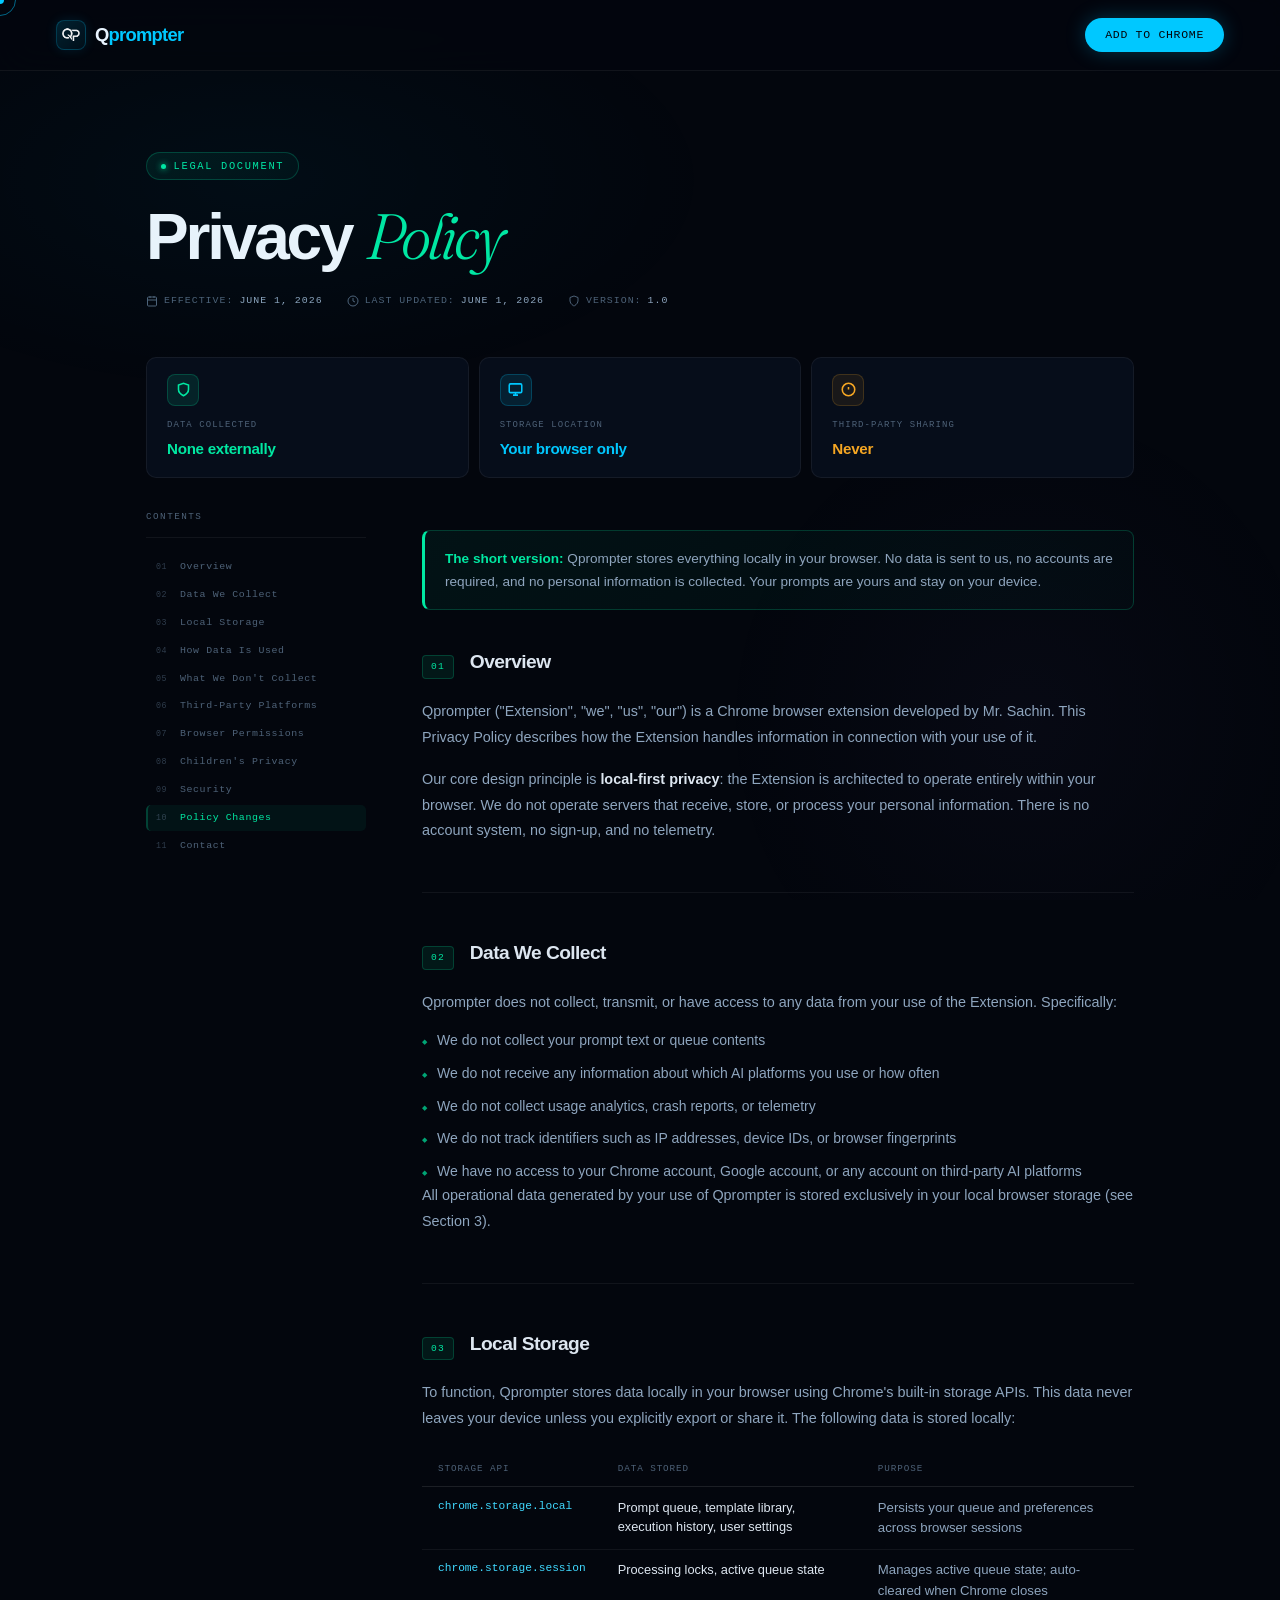
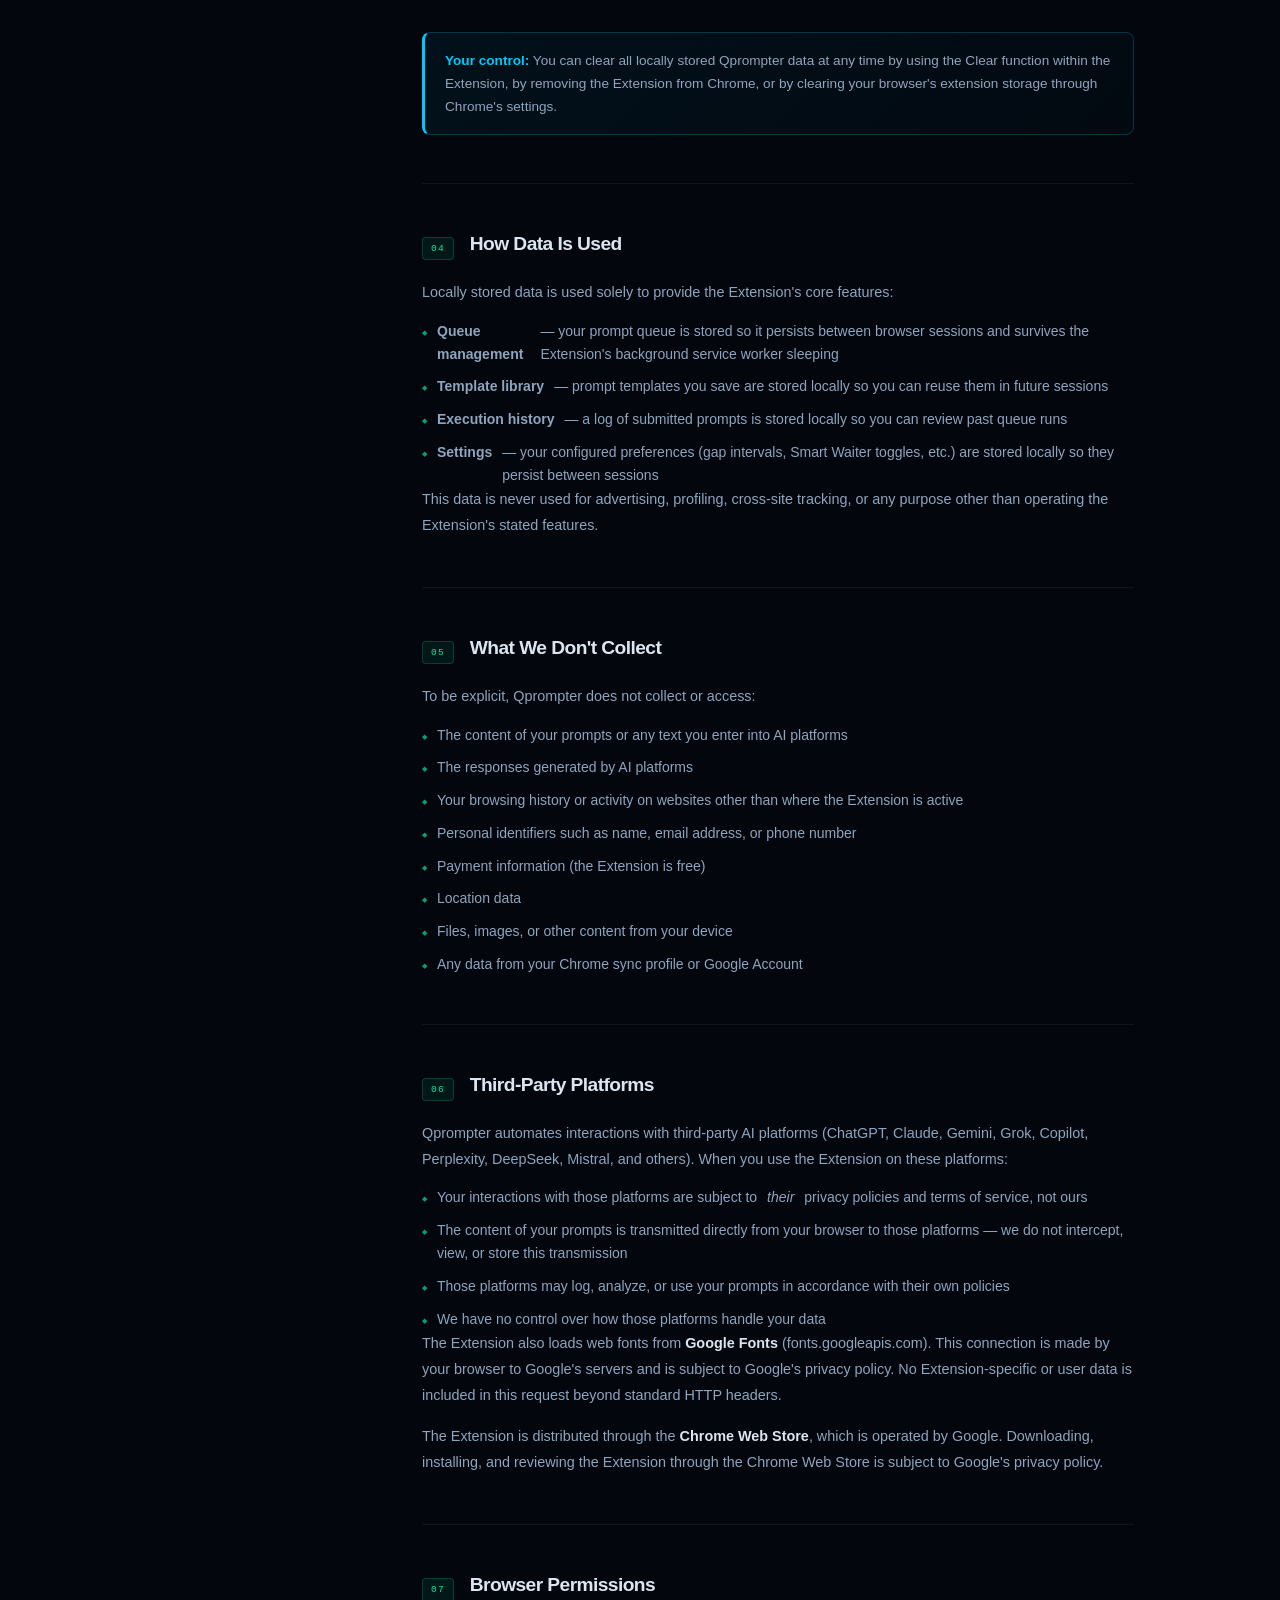
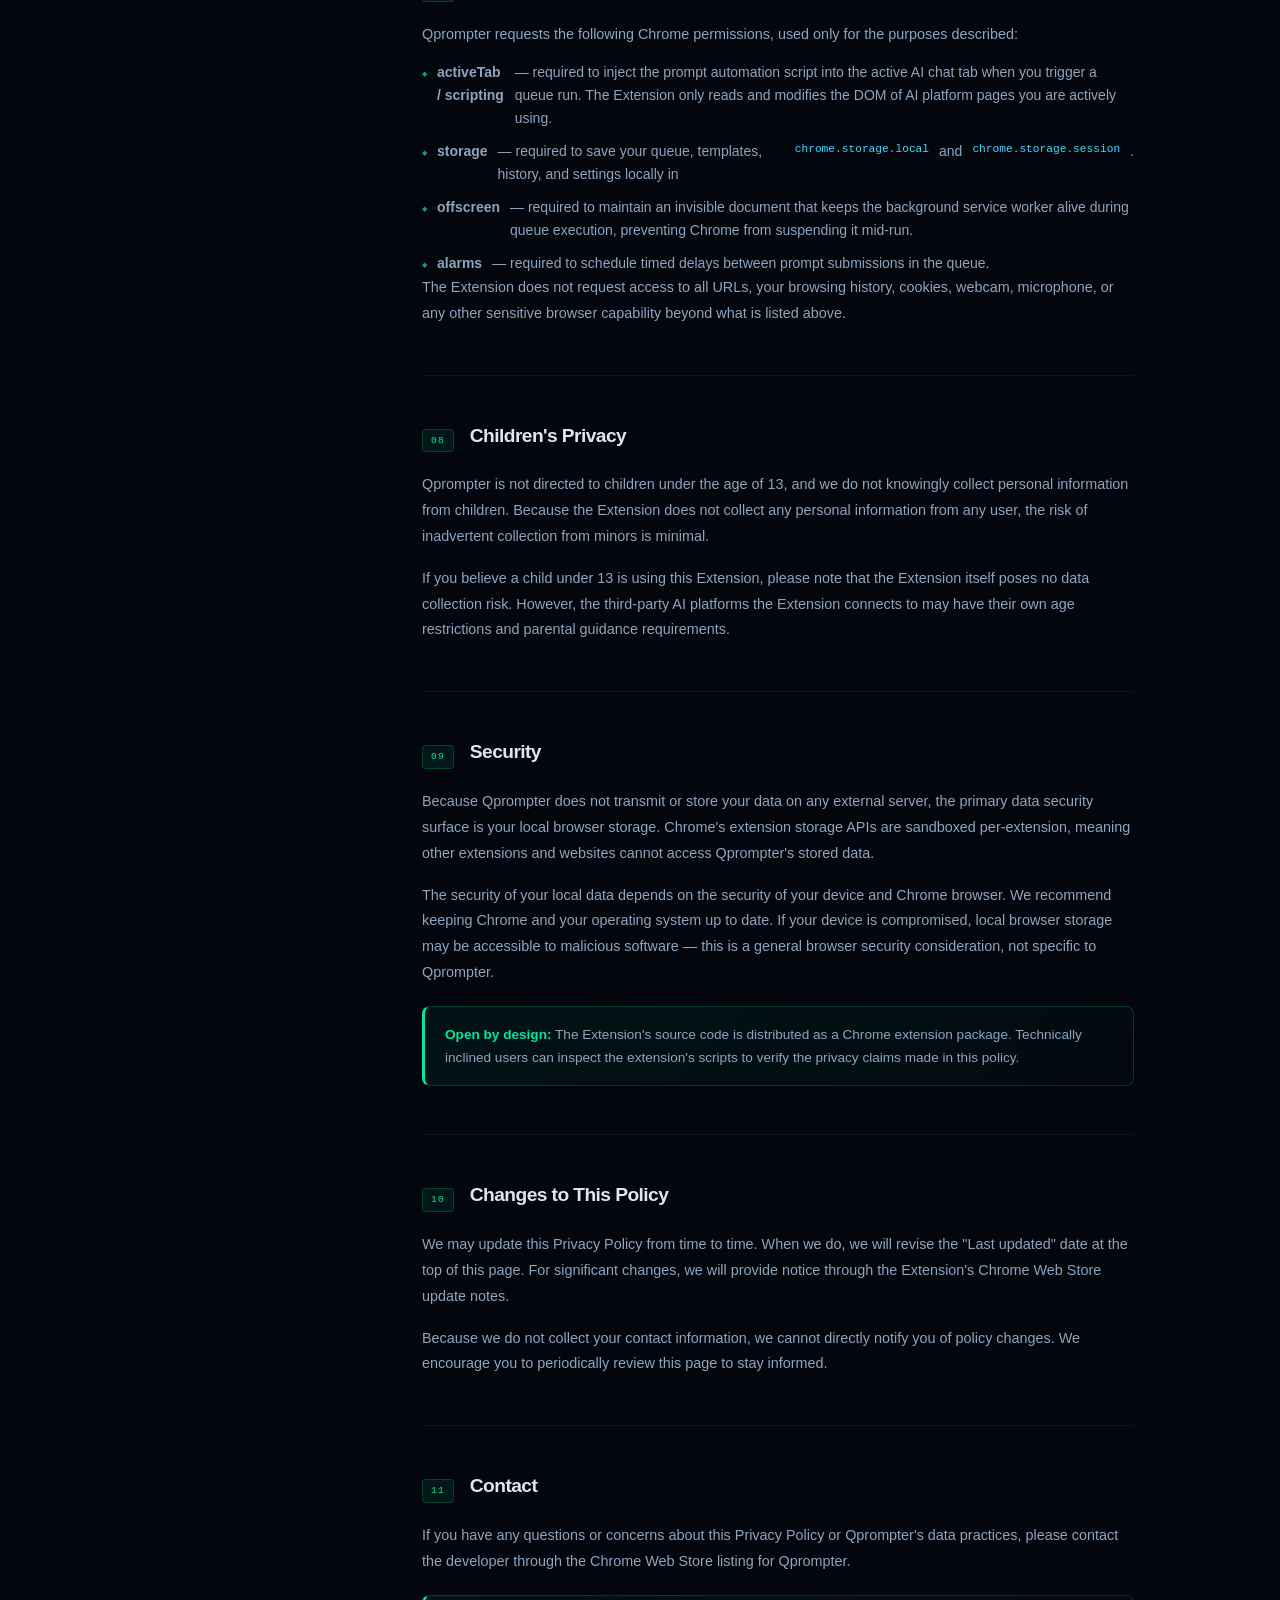
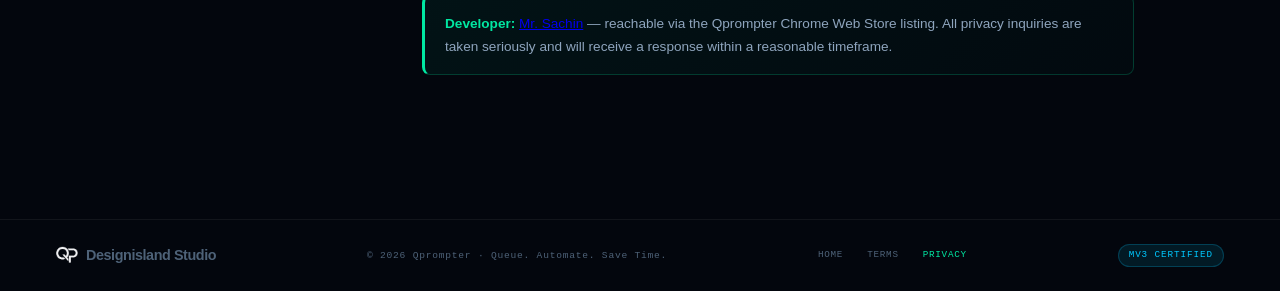
<file: privacy.html>
<!DOCTYPE html>
<html lang="en">

<head>
  <meta charset="UTF-8">
  <meta name="viewport" content="width=device-width, initial-scale=1.0">
  <title>Privacy Policy — Qprompter</title>
  <meta name="description"
    content="Privacy Policy for Qprompter Chrome extension. Read about our local-first privacy commitment: zero data collection, zero tracking, and local-only storage.">
  <link rel="icon" type="image/x-icon" href="favicon.ico">
  <link rel="icon" type="image/png" sizes="32x32" href="assets/favicon.png">
  <link rel="apple-touch-icon" href="assets/qprompter-touch-icon.png">
  <!-- Open Graph / Facebook -->
  <meta property="og:type" content="website">
  <meta property="og:url" content="https://qprompter.com/privacy.html">
  <meta property="og:title" content="Privacy Policy — Qprompter">
  <meta property="og:description"
    content="Privacy Policy for Qprompter Chrome extension. Read about our local-first privacy commitment: zero data collection, zero tracking, and local-only storage.">
  <meta property="og:image" content="https://qprompter.com/og-image.png">
  <!-- Twitter -->
  <meta name="twitter:card" content="summary_large_image">
  <meta name="twitter:url" content="https://qprompter.com/privacy.html">
  <meta name="twitter:title" content="Privacy Policy — Qprompter">
  <meta name="twitter:description"
    content="Privacy Policy for Qprompter Chrome extension. Read about our local-first privacy commitment: zero data collection, zero tracking, and local-only storage.">
  <meta name="twitter:image" content="https://qprompter.com/og-image.png">
  <link rel="preconnect" href="https://fonts.googleapis.com">
  <link
    href="https://fonts.googleapis.com/css2?family=Cabinet+Grotesk:wght@400;500;700;800;900&family=Instrument+Mono:ital,wght@0,400;0,500;1,400&family=Fraunces:ital,opsz,wght@0,9..144,300;0,9..144,400;1,9..144,300;1,9..144,400&display=swap"
    rel="stylesheet">
  <link rel="stylesheet" href="legal.css">

</head>

<body>

  <div id="cursor-dot"></div>
  <div id="cursor-ring"></div>

  <!-- NAV -->
  <nav>
    <a class="nav-brand" href="index.html">
      <div class="nav-logo">
        <img src="assets/logo_white.png" alt="Qprompter Logo"
          style="width: 18px; height: 18px; object-fit: contain;">
      </div>
      <span class="nav-wordmark">Q<em>prompter</em></span>
    </a>
    <!-- TODO: update to CWS link -->
    <a href="https://github.com/designisland2026/qprompter" class="nav-pill">Add to Chrome</a>
  </nav>

  <!-- HERO -->
  <div class="legal-hero" style="position:relative;z-index:1;">
    <div class="legal-eyebrow">
      <span class="eyebrow-dot"></span>
      Legal Document
    </div>
    <h1 class="legal-h1">Privacy <em>Policy</em></h1>
    <div class="legal-meta">
      <div class="legal-meta-item">
        <svg width="12" height="12" viewBox="0 0 24 24" fill="none" stroke="currentColor" stroke-width="2">
          <rect x="3" y="4" width="18" height="18" rx="2" ry="2" />
          <line x1="16" y1="2" x2="16" y2="6" />
          <line x1="8" y1="2" x2="8" y2="6" />
          <line x1="3" y1="10" x2="21" y2="10" />
        </svg>
        Effective: <span>June 1, 2026</span>
      </div>
      <div class="legal-meta-item">
        <svg width="12" height="12" viewBox="0 0 24 24" fill="none" stroke="currentColor" stroke-width="2">
          <circle cx="12" cy="12" r="10" />
          <polyline points="12 6 12 12 16 14" />
        </svg>
        Last updated: <span>June 1, 2026</span>
      </div>
      <div class="legal-meta-item">
        <svg width="12" height="12" viewBox="0 0 24 24" fill="none" stroke="currentColor" stroke-width="2">
          <path d="M12 22s8-4 8-10V5l-8-3-8 3v7c0 6 8 10 8 10z" />
        </svg>
        Version: <span>1.0</span>
      </div>
    </div>
  </div>

  <!-- DATA SNAPSHOT CARDS -->
  <div class="data-snapshot" style="position:relative;z-index:1;">
    <div class="snapshot-grid">
      <div class="snapshot-card green">
        <div class="snapshot-icon green">
          <svg viewBox="0 0 24 24" fill="none" stroke="#00e8a2" stroke-width="2.5">
            <path d="M12 22s8-4 8-10V5l-8-3-8 3v7c0 6 8 10 8 10z" />
          </svg>
        </div>
        <div class="snapshot-label">Data Collected</div>
        <div class="snapshot-value green">None externally</div>
      </div>
      <div class="snapshot-card cyan">
        <div class="snapshot-icon cyan">
          <svg viewBox="0 0 24 24" fill="none" stroke="#00c8ff" stroke-width="2.5">
            <rect x="2" y="3" width="20" height="14" rx="2" />
            <line x1="8" y1="21" x2="16" y2="21" />
            <line x1="12" y1="17" x2="12" y2="21" />
          </svg>
        </div>
        <div class="snapshot-label">Storage Location</div>
        <div class="snapshot-value cyan">Your browser only</div>
      </div>
      <div class="snapshot-card amber">
        <div class="snapshot-icon amber">
          <svg viewBox="0 0 24 24" fill="none" stroke="#f5a623" stroke-width="2.5">
            <circle cx="12" cy="12" r="10" />
            <line x1="12" y1="8" x2="12" y2="12" />
            <line x1="12" y1="16" x2="12.01" y2="16" />
          </svg>
        </div>
        <div class="snapshot-label">Third-Party Sharing</div>
        <div class="snapshot-value" style="color:var(--amber);">Never</div>
      </div>
    </div>
  </div>

  <!-- LEGAL GRID -->
  <div class="legal-grid">
    <!-- TOC -->
    <aside class="toc">
      <div class="toc-label">Contents</div>
      <ul class="toc-list">
        <li class="toc-item"><a href="#overview"><span class="toc-num">01</span>Overview</a></li>
        <li class="toc-item"><a href="#data-collected"><span class="toc-num">02</span>Data We Collect</a></li>
        <li class="toc-item"><a href="#local-storage"><span class="toc-num">03</span>Local Storage</a></li>
        <li class="toc-item"><a href="#how-used"><span class="toc-num">04</span>How Data Is Used</a></li>
        <li class="toc-item"><a href="#not-collected"><span class="toc-num">05</span>What We Don't Collect</a></li>
        <li class="toc-item"><a href="#third-party"><span class="toc-num">06</span>Third-Party Platforms</a></li>
        <li class="toc-item"><a href="#permissions"><span class="toc-num">07</span>Browser Permissions</a></li>
        <li class="toc-item"><a href="#children"><span class="toc-num">08</span>Children's Privacy</a></li>
        <li class="toc-item"><a href="#security"><span class="toc-num">09</span>Security</a></li>
        <li class="toc-item"><a href="#changes"><span class="toc-num">10</span>Policy Changes</a></li>
        <li class="toc-item"><a href="#contact"><span class="toc-num">11</span>Contact</a></li>
      </ul>
    </aside>

    <!-- CONTENT -->
    <main class="legal-content">

      <div class="legal-callout" style="margin-bottom:2.5rem;">
        <strong>The short version:</strong> Qprompter stores everything locally in your browser. No data is sent to us,
        no accounts are required, and no personal information is collected. Your prompts are yours and stay on your
        device.
      </div>

      <div class="legal-section" id="overview">
        <div class="section-header">
          <span class="section-num">01</span>
          <h2 class="section-title">Overview</h2>
        </div>
        <p class="legal-text">Qprompter ("Extension", "we", "us", "our") is a Chrome browser extension developed by Mr.
          Sachin. This Privacy Policy describes how the Extension handles information in connection with your use of it.
        </p>
        <p class="legal-text">Our core design principle is <strong>local-first privacy</strong>: the Extension is
          architected to operate entirely within your browser. We do not operate servers that receive, store, or process
          your personal information. There is no account system, no sign-up, and no telemetry.</p>
      </div>

      <div class="legal-section" id="data-collected">
        <div class="section-header">
          <span class="section-num">02</span>
          <h2 class="section-title">Data We Collect</h2>
        </div>
        <p class="legal-text">Qprompter does not collect, transmit, or have access to any data from your use of the
          Extension. Specifically:</p>
        <ul class="legal-list">
          <li>We do not collect your prompt text or queue contents</li>
          <li>We do not receive any information about which AI platforms you use or how often</li>
          <li>We do not collect usage analytics, crash reports, or telemetry</li>
          <li>We do not track identifiers such as IP addresses, device IDs, or browser fingerprints</li>
          <li>We have no access to your Chrome account, Google account, or any account on third-party AI platforms</li>
        </ul>
        <p class="legal-text">All operational data generated by your use of Qprompter is stored exclusively in your
          local browser storage (see Section 3).</p>
      </div>

      <div class="legal-section" id="local-storage">
        <div class="section-header">
          <span class="section-num">03</span>
          <h2 class="section-title">Local Storage</h2>
        </div>
        <p class="legal-text">To function, Qprompter stores data locally in your browser using Chrome's built-in storage
          APIs. This data never leaves your device unless you explicitly export or share it. The following data is
          stored locally:</p>

        <table class="storage-table" style="margin-top:1.25rem;">
          <thead>
            <tr>
              <th>Storage API</th>
              <th>Data Stored</th>
              <th>Purpose</th>
            </tr>
          </thead>
          <tbody>
            <tr>
              <td>chrome.storage.local</td>
              <td>Prompt queue, template library, execution history, user settings</td>
              <td>Persists your queue and preferences across browser sessions</td>
            </tr>
            <tr>
              <td>chrome.storage.session</td>
              <td>Processing locks, active queue state</td>
              <td>Manages active queue state; auto-cleared when Chrome closes</td>
            </tr>
          </tbody>
        </table>

        <div class="legal-callout cyan" style="margin-top:1.25rem;">
          <strong>Your control:</strong> You can clear all locally stored Qprompter data at any time by using the Clear
          function within the Extension, by removing the Extension from Chrome, or by clearing your browser's extension
          storage through Chrome's settings.
        </div>
      </div>

      <div class="legal-section" id="how-used">
        <div class="section-header">
          <span class="section-num">04</span>
          <h2 class="section-title">How Data Is Used</h2>
        </div>
        <p class="legal-text">Locally stored data is used solely to provide the Extension's core features:</p>
        <ul class="legal-list">
          <li><strong>Queue management</strong> — your prompt queue is stored so it persists between browser sessions
            and survives the Extension's background service worker sleeping</li>
          <li><strong>Template library</strong> — prompt templates you save are stored locally so you can reuse them in
            future sessions</li>
          <li><strong>Execution history</strong> — a log of submitted prompts is stored locally so you can review past
            queue runs</li>
          <li><strong>Settings</strong> — your configured preferences (gap intervals, Smart Waiter toggles, etc.) are
            stored locally so they persist between sessions</li>
        </ul>
        <p class="legal-text">This data is never used for advertising, profiling, cross-site tracking, or any purpose
          other than operating the Extension's stated features.</p>
      </div>

      <div class="legal-section" id="not-collected">
        <div class="section-header">
          <span class="section-num">05</span>
          <h2 class="section-title">What We Don't Collect</h2>
        </div>
        <p class="legal-text">To be explicit, Qprompter does not collect or access:</p>
        <ul class="legal-list">
          <li>The content of your prompts or any text you enter into AI platforms</li>
          <li>The responses generated by AI platforms</li>
          <li>Your browsing history or activity on websites other than where the Extension is active</li>
          <li>Personal identifiers such as name, email address, or phone number</li>
          <li>Payment information (the Extension is free)</li>
          <li>Location data</li>
          <li>Files, images, or other content from your device</li>
          <li>Any data from your Chrome sync profile or Google Account</li>
        </ul>
      </div>

      <div class="legal-section" id="third-party">
        <div class="section-header">
          <span class="section-num">06</span>
          <h2 class="section-title">Third-Party Platforms</h2>
        </div>
        <p class="legal-text">Qprompter automates interactions with third-party AI platforms (ChatGPT, Claude, Gemini,
          Grok, Copilot, Perplexity, DeepSeek, Mistral, and others). When you use the Extension on these platforms:</p>
        <ul class="legal-list">
          <li>Your interactions with those platforms are subject to <em>their</em> privacy policies and terms of
            service, not ours</li>
          <li>The content of your prompts is transmitted directly from your browser to those platforms — we do not
            intercept, view, or store this transmission</li>
          <li>Those platforms may log, analyze, or use your prompts in accordance with their own policies</li>
          <li>We have no control over how those platforms handle your data</li>
        </ul>
        <p class="legal-text">The Extension also loads web fonts from <strong>Google Fonts</strong>
          (fonts.googleapis.com). This connection is made by your browser to Google's servers and is subject to Google's
          privacy policy. No Extension-specific or user data is included in this request beyond standard HTTP headers.
        </p>
        <p class="legal-text">The Extension is distributed through the <strong>Chrome Web Store</strong>, which is
          operated by Google. Downloading, installing, and reviewing the Extension through the Chrome Web Store is
          subject to Google's privacy policy.</p>
      </div>

      <div class="legal-section" id="permissions">
        <div class="section-header">
          <span class="section-num">07</span>
          <h2 class="section-title">Browser Permissions</h2>
        </div>
        <p class="legal-text">Qprompter requests the following Chrome permissions, used only for the purposes described:
        </p>
        <ul class="legal-list">
          <li><strong>activeTab / scripting</strong> — required to inject the prompt automation script into the active
            AI chat tab when you trigger a queue run. The Extension only reads and modifies the DOM of AI platform pages
            you are actively using.</li>
          <li><strong>storage</strong> — required to save your queue, templates, history, and settings locally in <code
              style="font-family:'Instrument Mono',monospace;font-size:0.8em;color:var(--q-bright);">chrome.storage.local</code>
            and <code
              style="font-family:'Instrument Mono',monospace;font-size:0.8em;color:var(--q-bright);">chrome.storage.session</code>.
          </li>
          <li><strong>offscreen</strong> — required to maintain an invisible document that keeps the background service
            worker alive during queue execution, preventing Chrome from suspending it mid-run.</li>
          <li><strong>alarms</strong> — required to schedule timed delays between prompt submissions in the queue.</li>
        </ul>
        <p class="legal-text">The Extension does not request access to all URLs, your browsing history, cookies, webcam,
          microphone, or any other sensitive browser capability beyond what is listed above.</p>
      </div>

      <div class="legal-section" id="children">
        <div class="section-header">
          <span class="section-num">08</span>
          <h2 class="section-title">Children's Privacy</h2>
        </div>
        <p class="legal-text">Qprompter is not directed to children under the age of 13, and we do not knowingly collect
          personal information from children. Because the Extension does not collect any personal information from any
          user, the risk of inadvertent collection from minors is minimal.</p>
        <p class="legal-text">If you believe a child under 13 is using this Extension, please note that the Extension
          itself poses no data collection risk. However, the third-party AI platforms the Extension connects to may have
          their own age restrictions and parental guidance requirements.</p>
      </div>

      <div class="legal-section" id="security">
        <div class="section-header">
          <span class="section-num">09</span>
          <h2 class="section-title">Security</h2>
        </div>
        <p class="legal-text">Because Qprompter does not transmit or store your data on any external server, the primary
          data security surface is your local browser storage. Chrome's extension storage APIs are sandboxed
          per-extension, meaning other extensions and websites cannot access Qprompter's stored data.</p>
        <p class="legal-text">The security of your local data depends on the security of your device and Chrome browser.
          We recommend keeping Chrome and your operating system up to date. If your device is compromised, local browser
          storage may be accessible to malicious software — this is a general browser security consideration, not
          specific to Qprompter.</p>
        <div class="legal-callout">
          <strong>Open by design:</strong> The Extension's source code is distributed as a Chrome extension package.
          Technically inclined users can inspect the extension's scripts to verify the privacy claims made in this
          policy.
        </div>
      </div>

      <div class="legal-section" id="changes">
        <div class="section-header">
          <span class="section-num">10</span>
          <h2 class="section-title">Changes to This Policy</h2>
        </div>
        <p class="legal-text">We may update this Privacy Policy from time to time. When we do, we will revise the "Last
          updated" date at the top of this page. For significant changes, we will provide notice through the Extension's
          Chrome Web Store update notes.</p>
        <p class="legal-text">Because we do not collect your contact information, we cannot directly notify you of
          policy changes. We encourage you to periodically review this page to stay informed.</p>
      </div>

      <div class="legal-section" id="contact">
        <div class="section-header">
          <span class="section-num">11</span>
          <h2 class="section-title">Contact</h2>
        </div>
        <p class="legal-text">If you have any questions or concerns about this Privacy Policy or Qprompter's data
          practices, please contact the developer through the Chrome Web Store listing for Qprompter.</p>
        <div class="legal-callout">
          <strong>Developer:</strong> <a href="https://www.linkedin.com/in/sachingupta16102005" target="_blank"
            rel="noopener noreferrer">Mr. Sachin</a> — reachable via the Qprompter Chrome Web Store listing. All privacy
          inquiries are taken seriously and will receive a response within a reasonable timeframe.
        </div>
      </div>

    </main>
  </div>

  <!-- FOOTER -->
  <footer>
    <a href="index.html" class="footer-brand"
      style="display: flex; align-items: center; gap: 8px; text-decoration: none;">
      <img src="assets/logo_white.png" alt="Qprompter Logo" width="22" height="22"
        style="border-radius: 4px; object-fit: contain;">
      <span>Designisland Studio</span>
    </a>
    <div class="footer-copy">© 2026 Qprompter · Queue. Automate. Save Time.</div>
    <div class="footer-links">
      <a href="index.html">Home</a>
      <a href="terms.html">Terms</a>
      <a href="privacy.html" class="active">Privacy</a>
    </div>
    <div class="footer-mv3">MV3 Certified</div>
  </footer>

  <script>
    const dot = document.getElementById('cursor-dot');
    const ring = document.getElementById('cursor-ring');
    let rx = 0, ry = 0;
    document.addEventListener('mousemove', e => {
      dot.style.left = e.clientX + 'px';
      dot.style.top = e.clientY + 'px';
      rx += (e.clientX - rx) * 0.12;
      ry += (e.clientY - ry) * 0.12;
      ring.style.left = rx + 'px';
      ring.style.top = ry + 'px';
      requestAnimationFrame(() => {
        rx += (parseFloat(dot.style.left) - rx) * 0.12;
        ry += (parseFloat(dot.style.top) - ry) * 0.12;
        ring.style.left = rx + 'px';
        ring.style.top = ry + 'px';
      });
    });

    const sections = document.querySelectorAll('.legal-section');
    const tocLinks = document.querySelectorAll('.toc-item a');
    const observer = new IntersectionObserver(entries => {
      entries.forEach(entry => {
        if (entry.isIntersecting) {
          tocLinks.forEach(l => { l.style.color = ''; l.style.background = ''; l.style.borderLeftColor = ''; });
          const active = document.querySelector(`.toc-item a[href="#${entry.target.id}"]`);
          if (active) {
            active.style.color = 'var(--green)';
            active.style.background = 'rgba(0,232,162,0.06)';
            active.style.borderLeftColor = 'rgba(0,232,162,0.22)';
          }
        }
      });
    }, { rootMargin: '-20% 0px -70% 0px' });
    sections.forEach(s => observer.observe(s));
  </script>
</body>

</html>
</file>
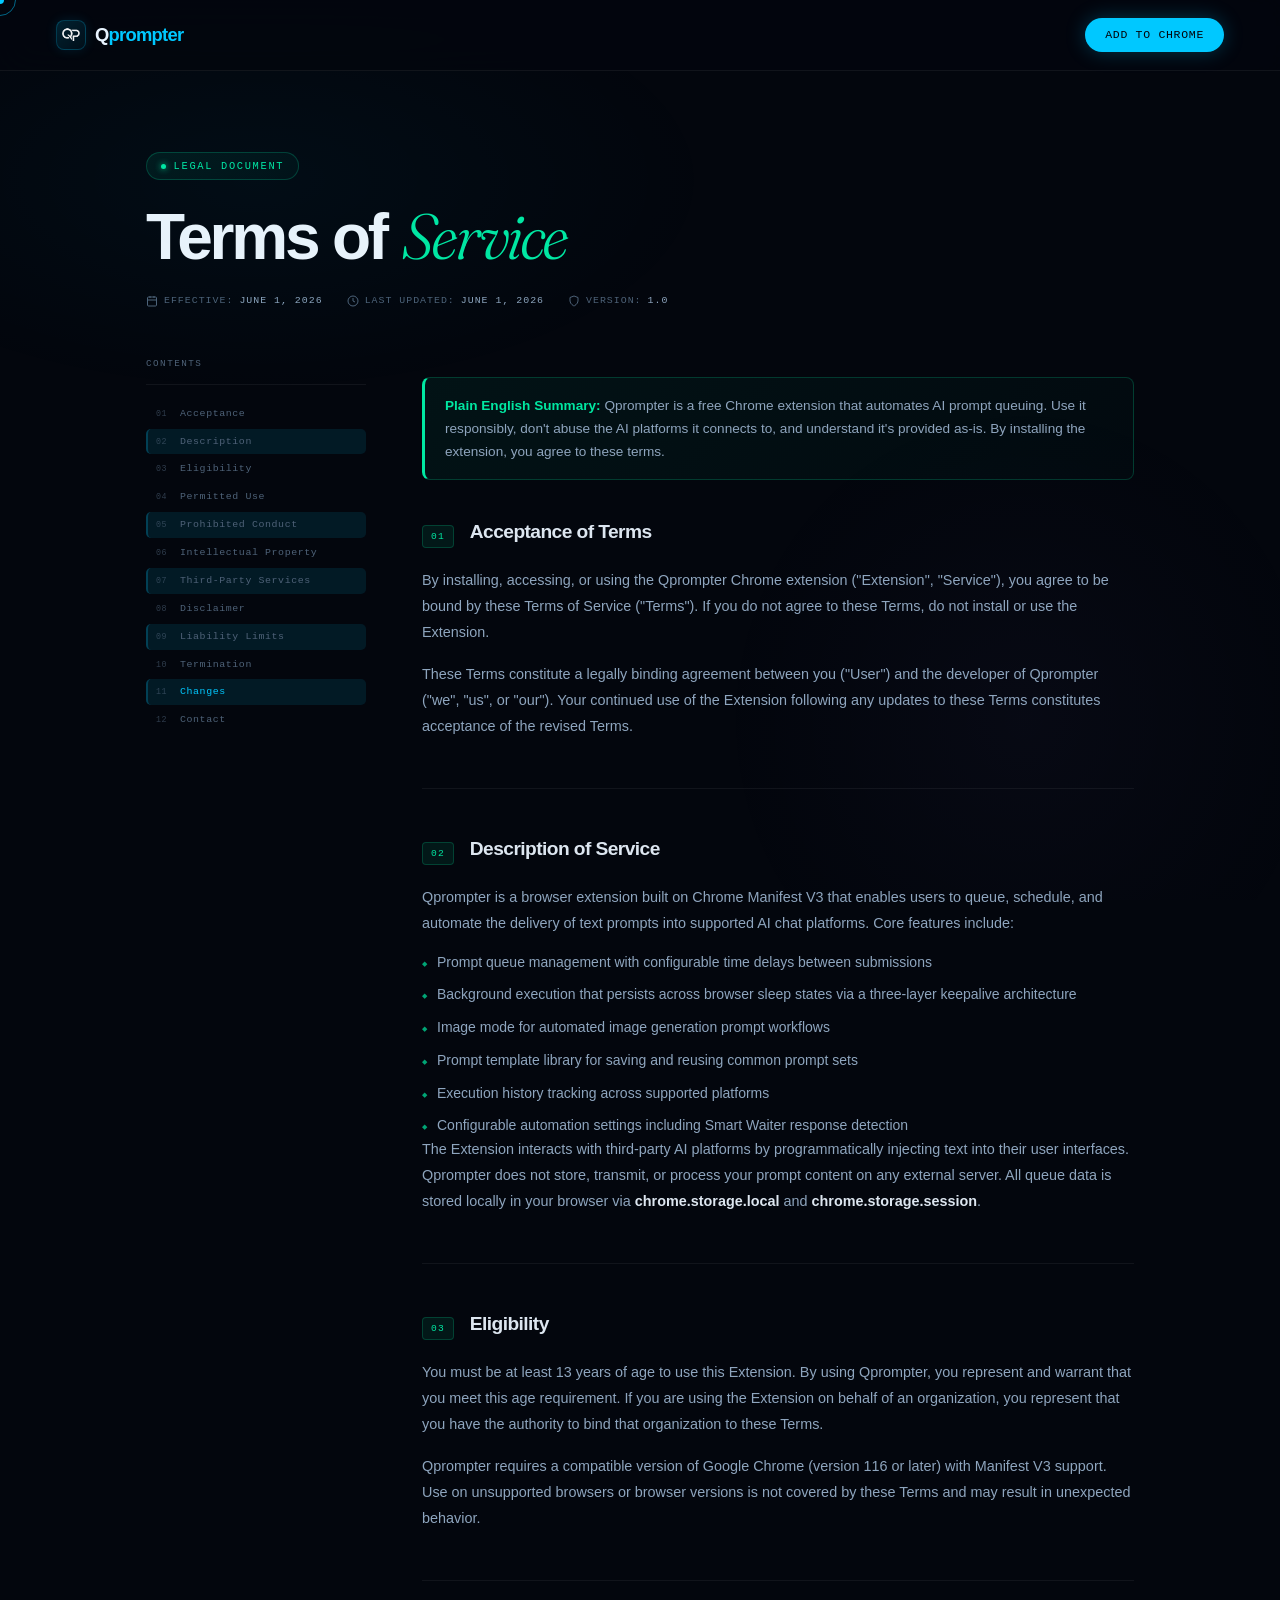
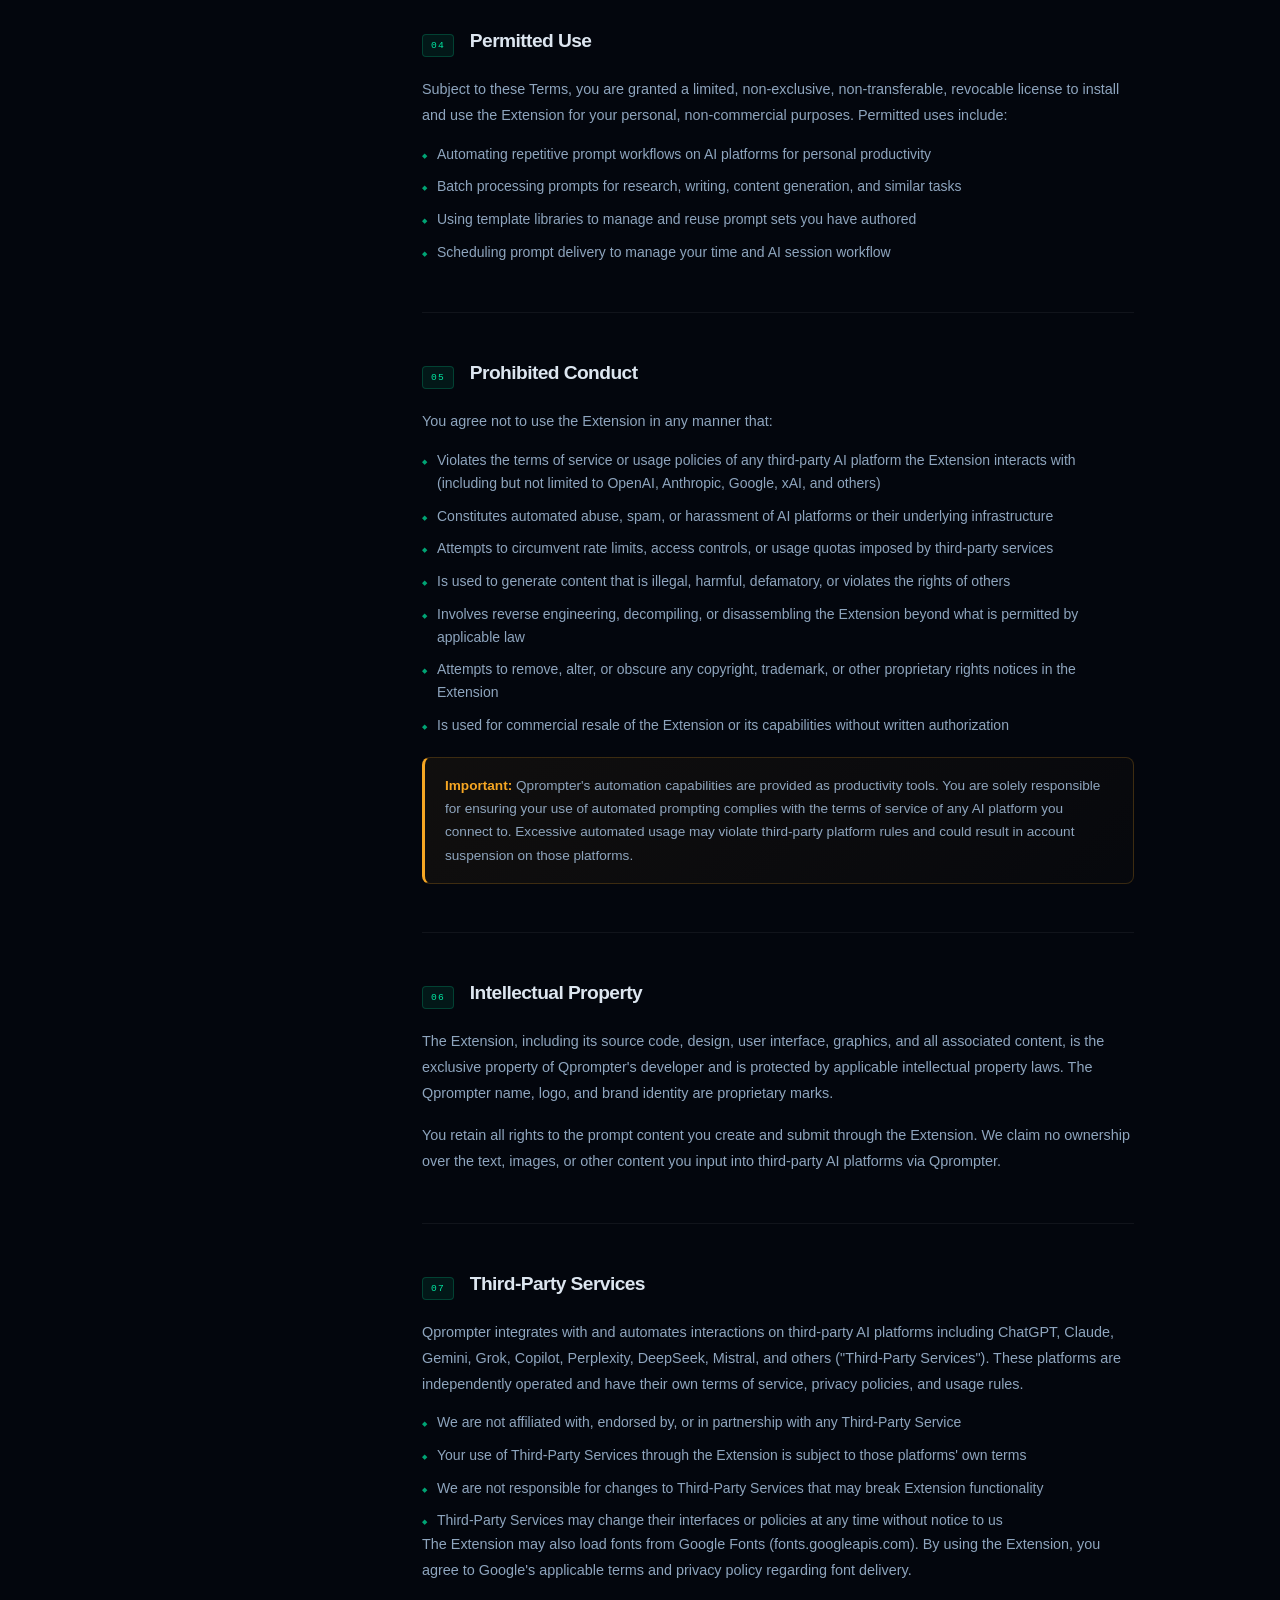
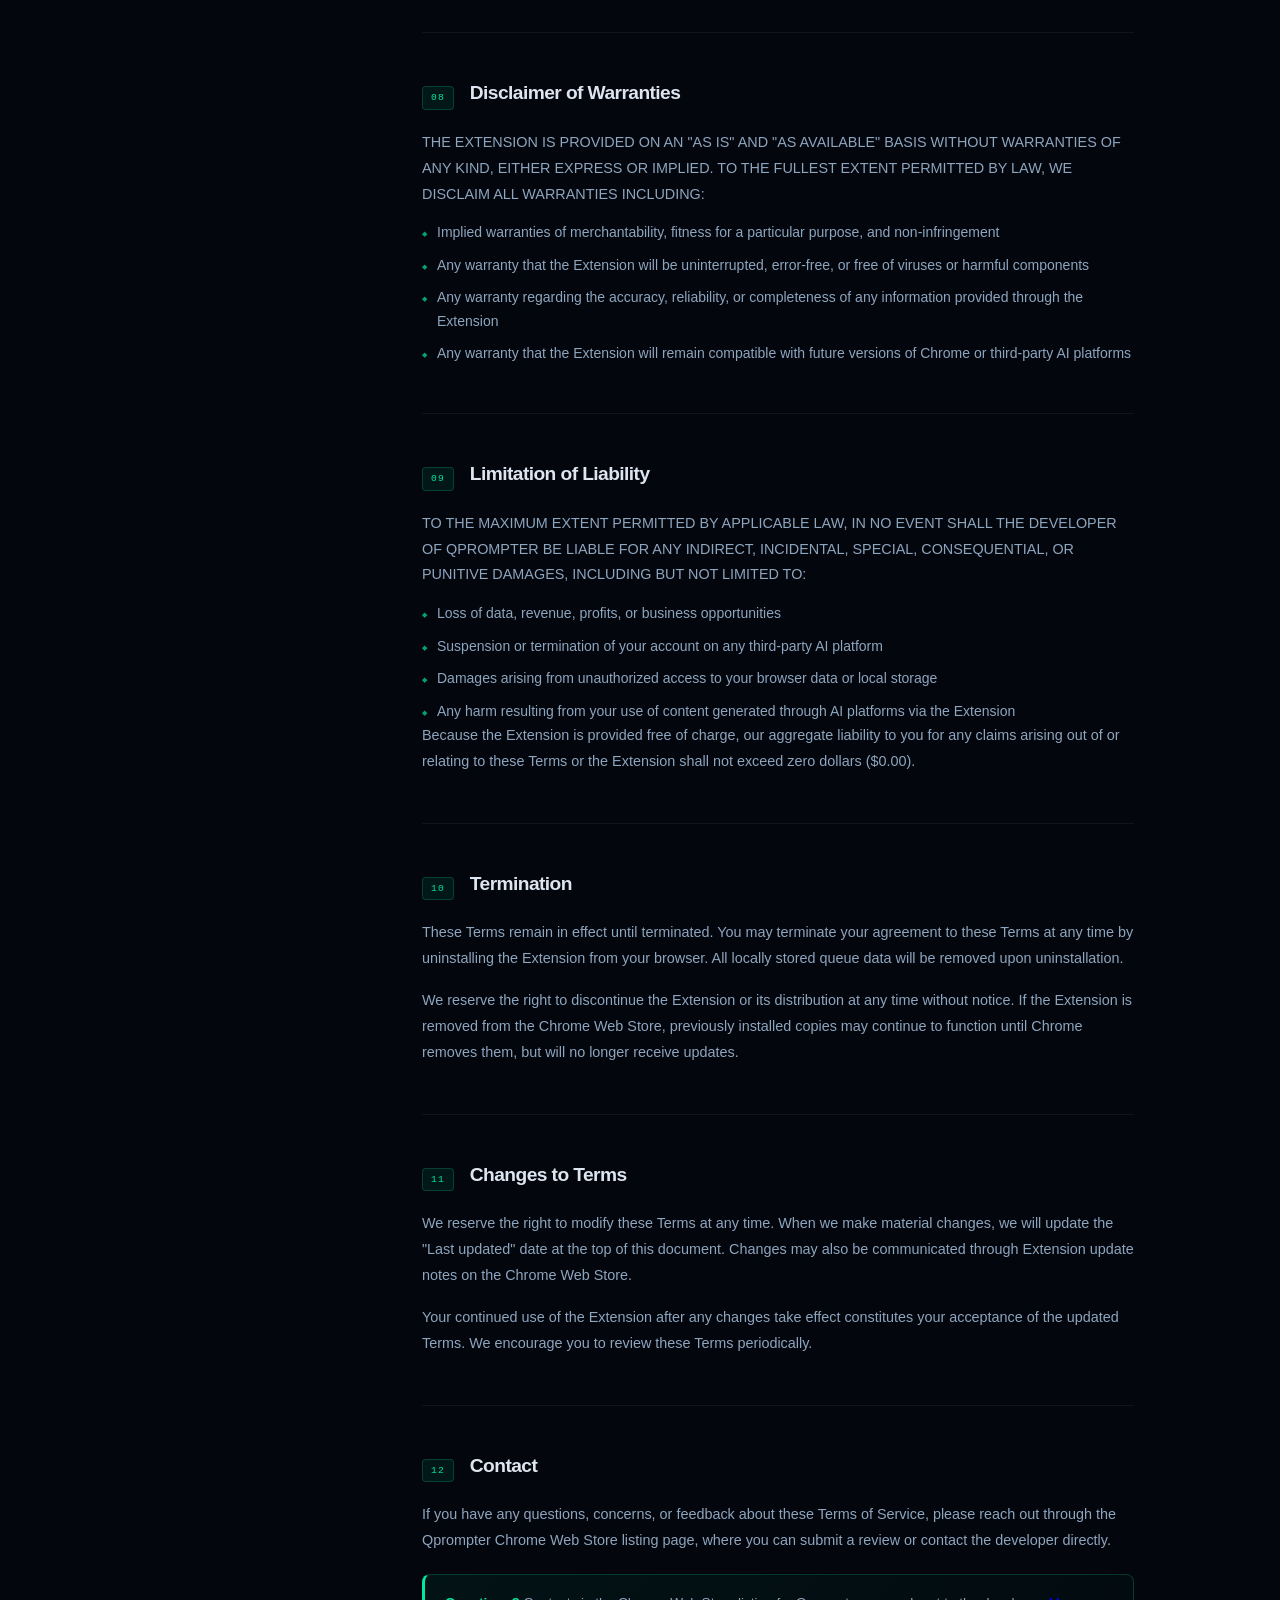
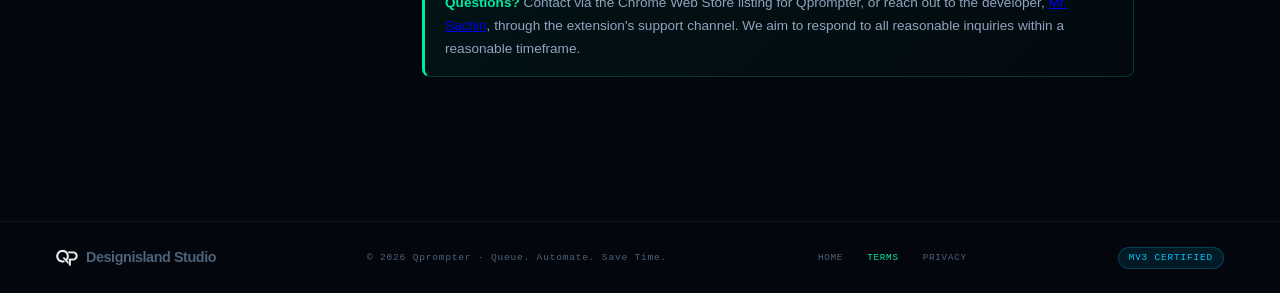
<file: terms.html>
<!DOCTYPE html>
<html lang="en">
<head>
<meta charset="UTF-8">
<meta name="viewport" content="width=device-width, initial-scale=1.0">
<title>Terms of Service — Qprompter</title>
<meta name="description" content="Terms of Service for Qprompter Chrome extension. Read about our licensing terms, permitted use, and liability limits for our local prompt automation utility.">
<link rel="icon" type="image/x-icon" href="favicon.ico">
<link rel="icon" type="image/png" sizes="32x32" href="assets/favicon.png">
<link rel="apple-touch-icon" href="assets/qprompter-touch-icon.png">
<!-- Open Graph / Facebook -->
<meta property="og:type" content="website">
<meta property="og:url" content="https://qprompter.com/terms.html">
<meta property="og:title" content="Terms of Service — Qprompter">
<meta property="og:description" content="Terms of Service for Qprompter Chrome extension. Read about our licensing terms, permitted use, and liability limits for our local prompt automation utility.">
<meta property="og:image" content="https://qprompter.com/og-image.png">
<!-- Twitter -->
<meta name="twitter:card" content="summary_large_image">
<meta name="twitter:url" content="https://qprompter.com/terms.html">
<meta name="twitter:title" content="Terms of Service — Qprompter">
<meta name="twitter:description" content="Terms of Service for Qprompter Chrome extension. Read about our licensing terms, permitted use, and liability limits for our local prompt automation utility.">
<meta name="twitter:image" content="https://qprompter.com/og-image.png">
<link rel="preconnect" href="https://fonts.googleapis.com">
<link href="https://fonts.googleapis.com/css2?family=Cabinet+Grotesk:wght@400;500;700;800;900&family=Instrument+Mono:ital,wght@0,400;0,500;1,400&family=Fraunces:ital,opsz,wght@0,9..144,300;0,9..144,400;1,9..144,300;1,9..144,400&display=swap" rel="stylesheet">
<link rel="stylesheet" href="legal.css">

</head>
<body>

<div id="cursor-dot"></div>
<div id="cursor-ring"></div>

<!-- NAV -->
<nav>
  <a class="nav-brand" href="index.html">
    <div class="nav-logo">
      <img src="assets/logo_white.png" alt="Qprompter Logo" style="width: 18px; height: 18px; object-fit: contain;">
    </div>
    <span class="nav-wordmark">Q<em>prompter</em></span>
  </a>
  <!-- TODO: update to CWS link -->
  <a href="https://github.com/designisland2026/qprompter" class="nav-pill">Add to Chrome</a>
</nav>

<!-- HERO -->
<div class="legal-hero" style="position:relative;z-index:1;">
  <div class="legal-eyebrow">
    <span class="eyebrow-dot"></span>
    Legal Document
  </div>
  <h1 class="legal-h1">Terms of <em>Service</em></h1>
  <div class="legal-meta">
    <div class="legal-meta-item">
      <svg width="12" height="12" viewBox="0 0 24 24" fill="none" stroke="currentColor" stroke-width="2"><rect x="3" y="4" width="18" height="18" rx="2" ry="2"/><line x1="16" y1="2" x2="16" y2="6"/><line x1="8" y1="2" x2="8" y2="6"/><line x1="3" y1="10" x2="21" y2="10"/></svg>
      Effective: <span>June 1, 2026</span>
    </div>
    <div class="legal-meta-item">
      <svg width="12" height="12" viewBox="0 0 24 24" fill="none" stroke="currentColor" stroke-width="2"><circle cx="12" cy="12" r="10"/><polyline points="12 6 12 12 16 14"/></svg>
      Last updated: <span>June 1, 2026</span>
    </div>
    <div class="legal-meta-item">
      <svg width="12" height="12" viewBox="0 0 24 24" fill="none" stroke="currentColor" stroke-width="2"><path d="M12 22s8-4 8-10V5l-8-3-8 3v7c0 6 8 10 8 10z"/></svg>
      Version: <span>1.0</span>
    </div>
  </div>
</div>

<!-- LEGAL GRID -->
<div class="legal-grid">
  <!-- TOC -->
  <aside class="toc">
    <div class="toc-label">Contents</div>
    <ul class="toc-list">
      <li class="toc-item"><a href="#acceptance"><span class="toc-num">01</span>Acceptance</a></li>
      <li class="toc-item"><a href="#description"><span class="toc-num">02</span>Description</a></li>
      <li class="toc-item"><a href="#eligibility"><span class="toc-num">03</span>Eligibility</a></li>
      <li class="toc-item"><a href="#use"><span class="toc-num">04</span>Permitted Use</a></li>
      <li class="toc-item"><a href="#prohibited"><span class="toc-num">05</span>Prohibited Conduct</a></li>
      <li class="toc-item"><a href="#ip"><span class="toc-num">06</span>Intellectual Property</a></li>
      <li class="toc-item"><a href="#third-party"><span class="toc-num">07</span>Third-Party Services</a></li>
      <li class="toc-item"><a href="#disclaimer"><span class="toc-num">08</span>Disclaimer</a></li>
      <li class="toc-item"><a href="#liability"><span class="toc-num">09</span>Liability Limits</a></li>
      <li class="toc-item"><a href="#termination"><span class="toc-num">10</span>Termination</a></li>
      <li class="toc-item"><a href="#changes"><span class="toc-num">11</span>Changes</a></li>
      <li class="toc-item"><a href="#contact"><span class="toc-num">12</span>Contact</a></li>
    </ul>
  </aside>

  <!-- CONTENT -->
  <main class="legal-content">

    <div class="legal-callout" style="margin-bottom:2.5rem;">
      <strong>Plain English Summary:</strong> Qprompter is a free Chrome extension that automates AI prompt queuing. Use it responsibly, don't abuse the AI platforms it connects to, and understand it's provided as-is. By installing the extension, you agree to these terms.
    </div>

    <div class="legal-section" id="acceptance">
      <div class="section-header">
        <span class="section-num">01</span>
        <h2 class="section-title">Acceptance of Terms</h2>
      </div>
      <p class="legal-text">By installing, accessing, or using the Qprompter Chrome extension ("Extension", "Service"), you agree to be bound by these Terms of Service ("Terms"). If you do not agree to these Terms, do not install or use the Extension.</p>
      <p class="legal-text">These Terms constitute a legally binding agreement between you ("User") and the developer of Qprompter ("we", "us", or "our"). Your continued use of the Extension following any updates to these Terms constitutes acceptance of the revised Terms.</p>
    </div>

    <div class="legal-section" id="description">
      <div class="section-header">
        <span class="section-num">02</span>
        <h2 class="section-title">Description of Service</h2>
      </div>
      <p class="legal-text">Qprompter is a browser extension built on Chrome Manifest V3 that enables users to queue, schedule, and automate the delivery of text prompts into supported AI chat platforms. Core features include:</p>
      <ul class="legal-list">
        <li>Prompt queue management with configurable time delays between submissions</li>
        <li>Background execution that persists across browser sleep states via a three-layer keepalive architecture</li>
        <li>Image mode for automated image generation prompt workflows</li>
        <li>Prompt template library for saving and reusing common prompt sets</li>
        <li>Execution history tracking across supported platforms</li>
        <li>Configurable automation settings including Smart Waiter response detection</li>
      </ul>
      <p class="legal-text">The Extension interacts with third-party AI platforms by programmatically injecting text into their user interfaces. Qprompter does not store, transmit, or process your prompt content on any external server. All queue data is stored locally in your browser via <strong>chrome.storage.local</strong> and <strong>chrome.storage.session</strong>.</p>
    </div>

    <div class="legal-section" id="eligibility">
      <div class="section-header">
        <span class="section-num">03</span>
        <h2 class="section-title">Eligibility</h2>
      </div>
      <p class="legal-text">You must be at least 13 years of age to use this Extension. By using Qprompter, you represent and warrant that you meet this age requirement. If you are using the Extension on behalf of an organization, you represent that you have the authority to bind that organization to these Terms.</p>
      <p class="legal-text">Qprompter requires a compatible version of Google Chrome (version 116 or later) with Manifest V3 support. Use on unsupported browsers or browser versions is not covered by these Terms and may result in unexpected behavior.</p>
    </div>

    <div class="legal-section" id="use">
      <div class="section-header">
        <span class="section-num">04</span>
        <h2 class="section-title">Permitted Use</h2>
      </div>
      <p class="legal-text">Subject to these Terms, you are granted a limited, non-exclusive, non-transferable, revocable license to install and use the Extension for your personal, non-commercial purposes. Permitted uses include:</p>
      <ul class="legal-list">
        <li>Automating repetitive prompt workflows on AI platforms for personal productivity</li>
        <li>Batch processing prompts for research, writing, content generation, and similar tasks</li>
        <li>Using template libraries to manage and reuse prompt sets you have authored</li>
        <li>Scheduling prompt delivery to manage your time and AI session workflow</li>
      </ul>
    </div>

    <div class="legal-section" id="prohibited">
      <div class="section-header">
        <span class="section-num">05</span>
        <h2 class="section-title">Prohibited Conduct</h2>
      </div>
      <p class="legal-text">You agree not to use the Extension in any manner that:</p>
      <ul class="legal-list">
        <li>Violates the terms of service or usage policies of any third-party AI platform the Extension interacts with (including but not limited to OpenAI, Anthropic, Google, xAI, and others)</li>
        <li>Constitutes automated abuse, spam, or harassment of AI platforms or their underlying infrastructure</li>
        <li>Attempts to circumvent rate limits, access controls, or usage quotas imposed by third-party services</li>
        <li>Is used to generate content that is illegal, harmful, defamatory, or violates the rights of others</li>
        <li>Involves reverse engineering, decompiling, or disassembling the Extension beyond what is permitted by applicable law</li>
        <li>Attempts to remove, alter, or obscure any copyright, trademark, or other proprietary rights notices in the Extension</li>
        <li>Is used for commercial resale of the Extension or its capabilities without written authorization</li>
      </ul>
      <div class="legal-warning">
        <strong>Important:</strong> Qprompter's automation capabilities are provided as productivity tools. You are solely responsible for ensuring your use of automated prompting complies with the terms of service of any AI platform you connect to. Excessive automated usage may violate third-party platform rules and could result in account suspension on those platforms.
      </div>
    </div>

    <div class="legal-section" id="ip">
      <div class="section-header">
        <span class="section-num">06</span>
        <h2 class="section-title">Intellectual Property</h2>
      </div>
      <p class="legal-text">The Extension, including its source code, design, user interface, graphics, and all associated content, is the exclusive property of Qprompter's developer and is protected by applicable intellectual property laws. The Qprompter name, logo, and brand identity are proprietary marks.</p>
      <p class="legal-text">You retain all rights to the prompt content you create and submit through the Extension. We claim no ownership over the text, images, or other content you input into third-party AI platforms via Qprompter.</p>
    </div>

    <div class="legal-section" id="third-party">
      <div class="section-header">
        <span class="section-num">07</span>
        <h2 class="section-title">Third-Party Services</h2>
      </div>
      <p class="legal-text">Qprompter integrates with and automates interactions on third-party AI platforms including ChatGPT, Claude, Gemini, Grok, Copilot, Perplexity, DeepSeek, Mistral, and others ("Third-Party Services"). These platforms are independently operated and have their own terms of service, privacy policies, and usage rules.</p>
      <ul class="legal-list">
        <li>We are not affiliated with, endorsed by, or in partnership with any Third-Party Service</li>
        <li>Your use of Third-Party Services through the Extension is subject to those platforms' own terms</li>
        <li>We are not responsible for changes to Third-Party Services that may break Extension functionality</li>
        <li>Third-Party Services may change their interfaces or policies at any time without notice to us</li>
      </ul>
      <p class="legal-text">The Extension may also load fonts from Google Fonts (fonts.googleapis.com). By using the Extension, you agree to Google's applicable terms and privacy policy regarding font delivery.</p>
    </div>

    <div class="legal-section" id="disclaimer">
      <div class="section-header">
        <span class="section-num">08</span>
        <h2 class="section-title">Disclaimer of Warranties</h2>
      </div>
      <p class="legal-text">THE EXTENSION IS PROVIDED ON AN "AS IS" AND "AS AVAILABLE" BASIS WITHOUT WARRANTIES OF ANY KIND, EITHER EXPRESS OR IMPLIED. TO THE FULLEST EXTENT PERMITTED BY LAW, WE DISCLAIM ALL WARRANTIES INCLUDING:</p>
      <ul class="legal-list">
        <li>Implied warranties of merchantability, fitness for a particular purpose, and non-infringement</li>
        <li>Any warranty that the Extension will be uninterrupted, error-free, or free of viruses or harmful components</li>
        <li>Any warranty regarding the accuracy, reliability, or completeness of any information provided through the Extension</li>
        <li>Any warranty that the Extension will remain compatible with future versions of Chrome or third-party AI platforms</li>
      </ul>
    </div>

    <div class="legal-section" id="liability">
      <div class="section-header">
        <span class="section-num">09</span>
        <h2 class="section-title">Limitation of Liability</h2>
      </div>
      <p class="legal-text">TO THE MAXIMUM EXTENT PERMITTED BY APPLICABLE LAW, IN NO EVENT SHALL THE DEVELOPER OF QPROMPTER BE LIABLE FOR ANY INDIRECT, INCIDENTAL, SPECIAL, CONSEQUENTIAL, OR PUNITIVE DAMAGES, INCLUDING BUT NOT LIMITED TO:</p>
      <ul class="legal-list">
        <li>Loss of data, revenue, profits, or business opportunities</li>
        <li>Suspension or termination of your account on any third-party AI platform</li>
        <li>Damages arising from unauthorized access to your browser data or local storage</li>
        <li>Any harm resulting from your use of content generated through AI platforms via the Extension</li>
      </ul>
      <p class="legal-text">Because the Extension is provided free of charge, our aggregate liability to you for any claims arising out of or relating to these Terms or the Extension shall not exceed zero dollars ($0.00).</p>
    </div>

    <div class="legal-section" id="termination">
      <div class="section-header">
        <span class="section-num">10</span>
        <h2 class="section-title">Termination</h2>
      </div>
      <p class="legal-text">These Terms remain in effect until terminated. You may terminate your agreement to these Terms at any time by uninstalling the Extension from your browser. All locally stored queue data will be removed upon uninstallation.</p>
      <p class="legal-text">We reserve the right to discontinue the Extension or its distribution at any time without notice. If the Extension is removed from the Chrome Web Store, previously installed copies may continue to function until Chrome removes them, but will no longer receive updates.</p>
    </div>

    <div class="legal-section" id="changes">
      <div class="section-header">
        <span class="section-num">11</span>
        <h2 class="section-title">Changes to Terms</h2>
      </div>
      <p class="legal-text">We reserve the right to modify these Terms at any time. When we make material changes, we will update the "Last updated" date at the top of this document. Changes may also be communicated through Extension update notes on the Chrome Web Store.</p>
      <p class="legal-text">Your continued use of the Extension after any changes take effect constitutes your acceptance of the updated Terms. We encourage you to review these Terms periodically.</p>
    </div>

    <div class="legal-section" id="contact">
      <div class="section-header">
        <span class="section-num">12</span>
        <h2 class="section-title">Contact</h2>
      </div>
      <p class="legal-text">If you have any questions, concerns, or feedback about these Terms of Service, please reach out through the Qprompter Chrome Web Store listing page, where you can submit a review or contact the developer directly.</p>
      <div class="legal-callout">
        <strong>Questions?</strong> Contact via the Chrome Web Store listing for Qprompter, or reach out to the developer, <a href="https://www.linkedin.com/in/sachingupta16102005" target="_blank" rel="noopener noreferrer">Mr. Sachin</a>, through the extension's support channel. We aim to respond to all reasonable inquiries within a reasonable timeframe.
      </div>
    </div>

  </main>
</div>

<!-- FOOTER -->
<footer>
  <a href="index.html" class="footer-brand" style="display: flex; align-items: center; gap: 8px; text-decoration: none;">
    <img src="assets/logo_white.png" alt="Qprompter Logo" width="22" height="22" style="border-radius: 4px; object-fit: contain;">
    <span>Designisland Studio</span>
  </a>
  <div class="footer-copy">© 2026 Qprompter · Queue. Automate. Save Time.</div>
  <div class="footer-links">
    <a href="index.html">Home</a>
    <a href="terms.html" class="active">Terms</a>
    <a href="privacy.html">Privacy</a>
  </div>
  <div class="footer-mv3">MV3 Certified</div>
</footer>

<script>
const dot = document.getElementById('cursor-dot');
const ring = document.getElementById('cursor-ring');
let rx = 0, ry = 0;
document.addEventListener('mousemove', e => {
  dot.style.left = e.clientX + 'px';
  dot.style.top = e.clientY + 'px';
  rx += (e.clientX - rx) * 0.12;
  ry += (e.clientY - ry) * 0.12;
  ring.style.left = rx + 'px';
  ring.style.top = ry + 'px';
  requestAnimationFrame(() => {
    rx += (parseFloat(dot.style.left) - rx) * 0.12;
    ry += (parseFloat(dot.style.top) - ry) * 0.12;
    ring.style.left = rx + 'px';
    ring.style.top = ry + 'px';
  });
});

// Smooth TOC highlighting
const sections = document.querySelectorAll('.legal-section');
const tocLinks = document.querySelectorAll('.toc-item a');
const observer = new IntersectionObserver(entries => {
  entries.forEach(entry => {
    if (entry.isIntersecting) {
      tocLinks.forEach(l => l.style.color = '');
      const active = document.querySelector(`.toc-item a[href="#${entry.target.id}"]`);
      if (active) {
        active.style.color = 'var(--q)';
        active.style.background = 'var(--q-glow)';
        active.style.borderLeftColor = 'var(--q-rim)';
      }
    }
  });
}, { rootMargin: '-20% 0px -70% 0px' });
sections.forEach(s => observer.observe(s));
</script>
</body>
</html>
</file>
<file: legal.css>
*, *::before, *::after { box-sizing: border-box; margin: 0; padding: 0; }

:root {
  --ink: #03060d;
  --ink2: #060d1a;
  --ink3: #0b1525;
  --surface: #0f1e30;
  --rim: rgba(255,255,255,0.06);
  --rim2: rgba(255,255,255,0.10);
  --text: #dde6f0;
  --mute: #4e6278;
  --dim: #8ea5be;
  --q: #00c8ff;
  --q2: #0090cc;
  --q-glow: rgba(0,200,255,0.10);
  --q-rim: rgba(0,200,255,0.22);
  --q-bright: #40d9ff;
  --green: #00e8a2;
  --amber: #f5a623;
  --red: #ff5f6d;
  --accent: #a78bfa;
  --r: 12px;
}

html { scroll-behavior: smooth; }

body {
  background: var(--ink);
  color: var(--text);
  font-family: 'Cabinet Grotesk', sans-serif;
  font-size: 16px;
  line-height: 1.6;
  -webkit-font-smoothing: antialiased;
  overflow-x: hidden;
  cursor: none;
}

/* ─── CURSOR ─── */
#cursor-dot {
  width: 8px; height: 8px;
  background: var(--q);
  border-radius: 50%;
  position: fixed; pointer-events: none; z-index: 9999;
  transform: translate(-50%, -50%);
  transition: width .15s, height .15s, background .15s;
  mix-blend-mode: screen;
}
#cursor-ring {
  width: 32px; height: 32px;
  border: 1.5px solid rgba(0,200,255,0.5);
  border-radius: 50%;
  position: fixed; pointer-events: none; z-index: 9998;
  transform: translate(-50%, -50%);
  transition: transform .08s linear, width .2s, height .2s, border-color .2s;
}
body:has(a:hover) #cursor-dot, body:has(button:hover) #cursor-dot { width: 14px; height: 14px; background: var(--q-bright); }
body:has(a:hover) #cursor-ring, body:has(button:hover) #cursor-ring { width: 48px; height: 48px; border-color: var(--q); }

/* ─── NAV ─── */
nav {
  display: flex;
  align-items: center;
  justify-content: space-between;
  padding: 1.1rem 3.5rem;
  position: sticky;
  top: 0;
  z-index: 200;
  background: rgba(3,6,13,0.85);
  backdrop-filter: blur(18px) saturate(150%);
  border-bottom: 1px solid var(--rim);
}
.nav-brand {
  display: flex; align-items: center; gap: 9px;
  text-decoration: none;
}
.nav-logo {
  width: 30px; height: 30px;
  border-radius: 8px;
  background: linear-gradient(135deg, rgba(0,200,255,0.15), rgba(0,200,255,0.05));
  border: 1px solid var(--q-rim);
  display: flex; align-items: center; justify-content: center;
  box-shadow: 0 0 12px rgba(0,200,255,0.12);
}
.nav-wordmark {
  font-family: 'Cabinet Grotesk', sans-serif;
  font-weight: 900;
  font-size: 1.15rem;
  letter-spacing: -0.04em;
  color: #e8f4ff;
}
.nav-wordmark em { font-style: normal; color: var(--q); }
.nav-links {
  display: flex; align-items: center; gap: 2.25rem;
  list-style: none;
}
.nav-links a {
  font-family: 'Instrument Mono', monospace;
  font-size: 0.72rem;
  letter-spacing: 0.08em;
  text-transform: uppercase;
  color: var(--mute);
  text-decoration: none;
  transition: color .2s;
}
.nav-links a:hover { color: var(--q-bright); }
.nav-pill {
  font-family: 'Instrument Mono', monospace;
  font-size: 0.72rem;
  font-weight: 500;
  letter-spacing: 0.06em;
  text-transform: uppercase;
  color: var(--ink);
  background: var(--q);
  padding: 0.5rem 1.25rem;
  border-radius: 100px;
  text-decoration: none;
  transition: background .2s, box-shadow .2s, transform .15s;
  box-shadow: 0 0 20px rgba(0,200,255,0.25);
}
.nav-pill:hover {
  background: var(--q-bright);
  box-shadow: 0 0 30px rgba(0,200,255,0.4);
  transform: translateY(-1px);
}

/* ─── LEGAL PAGE LAYOUT ─── */
.legal-hero {
  padding: 5rem 3.5rem 3rem;
  max-width: 1100px;
  margin: 0 auto;
  position: relative;
}
.legal-hero::before {
  content: '';
  position: fixed;
  top: 0; left: 0; right: 0; bottom: 0;
  background:
    radial-gradient(ellipse 60% 40% at 20% 20%, rgba(0,200,255,0.04) 0%, transparent 60%),
    radial-gradient(ellipse 40% 60% at 80% 80%, rgba(167,139,250,0.03) 0%, transparent 60%);
  pointer-events: none;
  z-index: 0;
}

.legal-eyebrow {
  display: inline-flex;
  align-items: center;
  gap: 8px;
  font-family: 'Instrument Mono', monospace;
  font-size: 0.65rem;
  letter-spacing: 0.16em;
  text-transform: uppercase;
  color: var(--green);
  background: linear-gradient(135deg, rgba(0,232,162,0.08), rgba(0,232,162,0.03));
  border: 1px solid rgba(0,232,162,0.22);
  padding: 0.28rem 0.85rem;
  border-radius: 100px;
  margin-bottom: 1.5rem;
}
.eyebrow-dot {
  width: 5px; height: 5px;
  border-radius: 50%;
  background: var(--green);
  box-shadow: 0 0 6px var(--green);
  animation: pulse 2s ease-in-out infinite;
}
@keyframes pulse { 0%,100%{opacity:1;} 50%{opacity:0.3;} }

.legal-h1 {
  font-family: 'Cabinet Grotesk', sans-serif;
  font-weight: 900;
  font-size: clamp(2.4rem, 5vw, 4rem);
  letter-spacing: -0.05em;
  line-height: 1.0;
  color: #eef4fb;
  margin-bottom: 1rem;
}
.legal-h1 em {
  font-style: italic;
  font-family: 'Fraunces', serif;
  font-weight: 300;
  color: var(--green);
}

.legal-meta {
  display: flex;
  align-items: center;
  gap: 1.5rem;
  margin-top: 1.5rem;
  flex-wrap: wrap;
}
.legal-meta-item {
  display: flex;
  align-items: center;
  gap: 6px;
  font-family: 'Instrument Mono', monospace;
  font-size: 0.62rem;
  letter-spacing: 0.1em;
  text-transform: uppercase;
  color: var(--mute);
}
.legal-meta-item span { color: var(--dim); }

/* ─── DATA SNAPSHOT ─── */
.data-snapshot {
  max-width: 1100px;
  margin: 0 auto;
  padding: 0 3.5rem 2rem;
  position: relative;
  z-index: 1;
}
.snapshot-grid {
  display: grid;
  grid-template-columns: repeat(3, 1fr);
  gap: 10px;
}
.snapshot-card {
  background: var(--ink2);
  border: 1px solid var(--rim);
  border-radius: 10px;
  padding: 1rem 1.25rem;
  position: relative;
  overflow: hidden;
  transition: border-color .2s;
}
.snapshot-card::before {
  content: '';
  position: absolute;
  top: 0; left: 0; right: 0;
  height: 2px;
  opacity: 0;
  transition: opacity .3s;
}
.snapshot-card.green::before { background: linear-gradient(90deg, transparent, var(--green), transparent); }
.snapshot-card.cyan::before { background: linear-gradient(90deg, transparent, var(--q), transparent); }
.snapshot-card.amber::before { background: linear-gradient(90deg, transparent, var(--amber), transparent); }
.snapshot-card:hover { border-color: var(--rim2); }
.snapshot-card:hover::before { opacity: 1; }

.snapshot-icon {
  width: 32px; height: 32px; border-radius: 8px;
  display: flex; align-items: center; justify-content: center;
  margin-bottom: 0.75rem;
}
.snapshot-icon.green { background: rgba(0,232,162,0.1); border: 1px solid rgba(0,232,162,0.2); }
.snapshot-icon.cyan { background: var(--q-glow); border: 1px solid var(--q-rim); }
.snapshot-icon.amber { background: rgba(245,166,35,0.08); border: 1px solid rgba(245,166,35,0.18); }
.snapshot-icon svg { width: 15px; height: 15px; }

.snapshot-label {
  font-family: 'Instrument Mono', monospace;
  font-size: 0.56rem;
  letter-spacing: 0.12em;
  text-transform: uppercase;
  color: var(--mute);
  margin-bottom: 0.3rem;
}
.snapshot-value {
  font-family: 'Cabinet Grotesk', sans-serif;
  font-weight: 800;
  font-size: 0.95rem;
  letter-spacing: -0.02em;
  color: var(--text);
}
.snapshot-value.green { color: var(--green); }
.snapshot-value.cyan { color: var(--q); }

/* ─── LEGAL GRID ─── */
.legal-grid {
  max-width: 1100px;
  margin: 0 auto;
  padding: 0 3.5rem 6rem;
  display: grid;
  grid-template-columns: 220px 1fr;
  gap: 3.5rem;
  align-items: start;
  position: relative;
  z-index: 1;
}

/* ─── TABLE OF CONTENTS ─── */
.toc {
  position: sticky;
  top: 6rem;
}
.toc-label {
  font-family: 'Instrument Mono', monospace;
  font-size: 0.58rem;
  letter-spacing: 0.16em;
  text-transform: uppercase;
  color: var(--mute);
  margin-bottom: 1rem;
  padding-bottom: 0.75rem;
  border-bottom: 1px solid var(--rim);
}
.toc-list { list-style: none; display: flex; flex-direction: column; gap: 2px; }
.toc-item a {
  display: flex;
  align-items: baseline;
  gap: 8px;
  font-family: 'Instrument Mono', monospace;
  font-size: 0.62rem;
  letter-spacing: 0.06em;
  color: var(--mute);
  text-decoration: none;
  padding: 5px 8px;
  border-radius: 5px;
  transition: color .2s, background .2s;
  border-left: 2px solid transparent;
}
.toc-item a:hover {
  color: var(--green);
  background: rgba(0,232,162,0.06);
  border-left-color: rgba(0,232,162,0.22);
}
.toc-num {
  font-size: 0.52rem;
  color: var(--mute);
  min-width: 16px;
  opacity: 0.6;
}

/* ─── CONTENT ─── */
.legal-content { min-width: 0; }

.legal-section {
  margin-bottom: 3rem;
  padding-bottom: 3rem;
  border-bottom: 1px solid var(--rim);
}
.legal-section:last-child {
  border-bottom: none;
  margin-bottom: 0;
}

.section-header {
  display: flex;
  align-items: flex-start;
  gap: 1rem;
  margin-bottom: 1.25rem;
}
.section-num {
  font-family: 'Instrument Mono', monospace;
  font-size: 0.6rem;
  letter-spacing: 0.12em;
  color: var(--green);
  background: rgba(0,232,162,0.08);
  border: 1px solid rgba(0,232,162,0.2);
  padding: 3px 8px;
  border-radius: 4px;
  flex-shrink: 0;
  margin-top: 5px;
}
.section-title {
  font-family: 'Cabinet Grotesk', sans-serif;
  font-weight: 800;
  font-size: 1.2rem;
  letter-spacing: -0.03em;
  color: #dde6f0;
  line-height: 1.2;
}

.legal-text {
  font-size: 0.9rem;
  color: var(--dim);
  line-height: 1.8;
  font-weight: 400;
}
.legal-text + .legal-text { margin-top: 1rem; }
.legal-text strong { color: var(--text); font-weight: 700; }
.legal-text a {
  color: var(--green);
  text-decoration: none;
  border-bottom: 1px solid rgba(0,232,162,0.22);
  transition: color .2s, border-color .2s;
}
.legal-text a:hover { color: #40ffbe; border-color: var(--green); }

.legal-list {
  list-style: none;
  margin-top: 0.85rem;
  display: flex;
  flex-direction: column;
  gap: 0.6rem;
}
.legal-list li {
  display: flex;
  align-items: flex-start;
  gap: 10px;
  font-size: 0.875rem;
  color: var(--dim);
  line-height: 1.65;
}
.legal-list li::before {
  content: '◆';
  color: var(--green);
  font-size: 0.45rem;
  flex-shrink: 0;
  margin-top: 7px;
  opacity: 0.7;
}

.legal-callout {
  background: linear-gradient(135deg, rgba(0,232,162,0.06), rgba(0,232,162,0.02));
  border: 1px solid rgba(0,232,162,0.2);
  border-left: 3px solid var(--green);
  border-radius: 8px;
  padding: 1rem 1.25rem;
  margin-top: 1.25rem;
  font-size: 0.85rem;
  color: var(--dim);
  line-height: 1.7;
}
.legal-callout strong { color: var(--green); }

.legal-callout.cyan {
  background: linear-gradient(135deg, rgba(0,200,255,0.06), rgba(0,200,255,0.02));
  border-color: var(--q-rim);
  border-left-color: var(--q);
}
.legal-callout.cyan strong { color: var(--q); }

.legal-warning {
  background: linear-gradient(135deg, rgba(245,166,35,0.06), rgba(245,166,35,0.02));
  border: 1px solid rgba(245,166,35,0.2);
  border-left: 3px solid var(--amber);
  border-radius: 8px;
  padding: 1rem 1.25rem;
  margin-top: 1.25rem;
  font-size: 0.85rem;
  color: var(--dim);
  line-height: 1.7;
}
.legal-warning strong { color: var(--amber); }

/* Storage table */
.storage-table {
  width: 100%;
  border-collapse: collapse;
  margin-top: 1rem;
  font-size: 0.825rem;
}
.storage-table th {
  font-family: 'Instrument Mono', monospace;
  font-size: 0.58rem;
  letter-spacing: 0.1em;
  text-transform: uppercase;
  color: var(--mute);
  text-align: left;
  padding: 0.6rem 1rem;
  border-bottom: 1px solid var(--rim2);
  font-weight: 500;
}
.storage-table td {
  padding: 0.65rem 1rem;
  color: var(--dim);
  border-bottom: 1px solid var(--rim);
  vertical-align: top;
  line-height: 1.55;
}
.storage-table tr:last-child td { border-bottom: none; }
.storage-table tr:hover td { background: rgba(255,255,255,0.015); }
.storage-table td:first-child {
  font-family: 'Instrument Mono', monospace;
  font-size: 0.7rem;
  color: var(--q-bright);
  white-space: nowrap;
}
.storage-table td:nth-child(2) {
  color: var(--text);
  font-size: 0.8rem;
}

/* ─── FOOTER ─── */
footer {
  border-top: 1px solid var(--rim);
  padding: 1.5rem 3.5rem;
  display: flex; align-items: center; justify-content: space-between;
  background: var(--ink);
  position: relative; z-index: 1;
}
.footer-brand { font-family: 'Cabinet Grotesk', sans-serif; font-weight: 900; font-size: 0.9rem; color: var(--mute); letter-spacing: -0.03em; }
.footer-brand em { font-style: normal; color: var(--q); }
.footer-copy { font-family: 'Instrument Mono', monospace; font-size: 0.6rem; letter-spacing: 0.08em; color: var(--mute); }
.footer-links { display: flex; gap: 1.5rem; }
.footer-links a { font-family: 'Instrument Mono', monospace; font-size: 0.58rem; color: var(--mute); text-decoration: none; letter-spacing: 0.08em; text-transform: uppercase; transition: color .2s; }
.footer-links a:hover { color: var(--q); }
.footer-links a.active { color: var(--green); }
.footer-mv3 { font-family: 'Instrument Mono', monospace; font-size: 0.58rem; color: var(--q); background: var(--q-glow); border: 1px solid var(--q-rim); padding: 3px 10px; border-radius: 100px; letter-spacing: 0.1em; text-transform: uppercase; }

/* ─── RESPONSIVE ─── */
@media (max-width: 1024px) {
  nav { padding: 1rem 2rem; }
  .legal-hero { padding: 4rem 2rem 2.5rem; }
  .data-snapshot { padding: 0 2rem 2rem; }
  .legal-grid { padding: 0 2rem 4rem; gap: 2.5rem; grid-template-columns: 180px 1fr; }
  footer { padding: 1.5rem 2rem; }
  .snapshot-grid { grid-template-columns: 1fr; }
}
@media (max-width: 768px) {
  .legal-grid { grid-template-columns: 1fr; }
  .toc { position: static; }
  .nav-links { display: none; }
  .snapshot-grid { grid-template-columns: 1fr 1fr; }
}
@media (max-width: 640px) {
  .legal-hero { padding: 3rem 1.5rem 2rem; }
  .data-snapshot { padding: 0 1.5rem 1.5rem; }
  .legal-grid { padding: 0 1.5rem 3rem; }
  footer { flex-direction: column; gap: 0.75rem; text-align: center; padding: 1.5rem; }
  .footer-links { justify-content: center; }
  .snapshot-grid { grid-template-columns: 1fr; }
}
</file>
